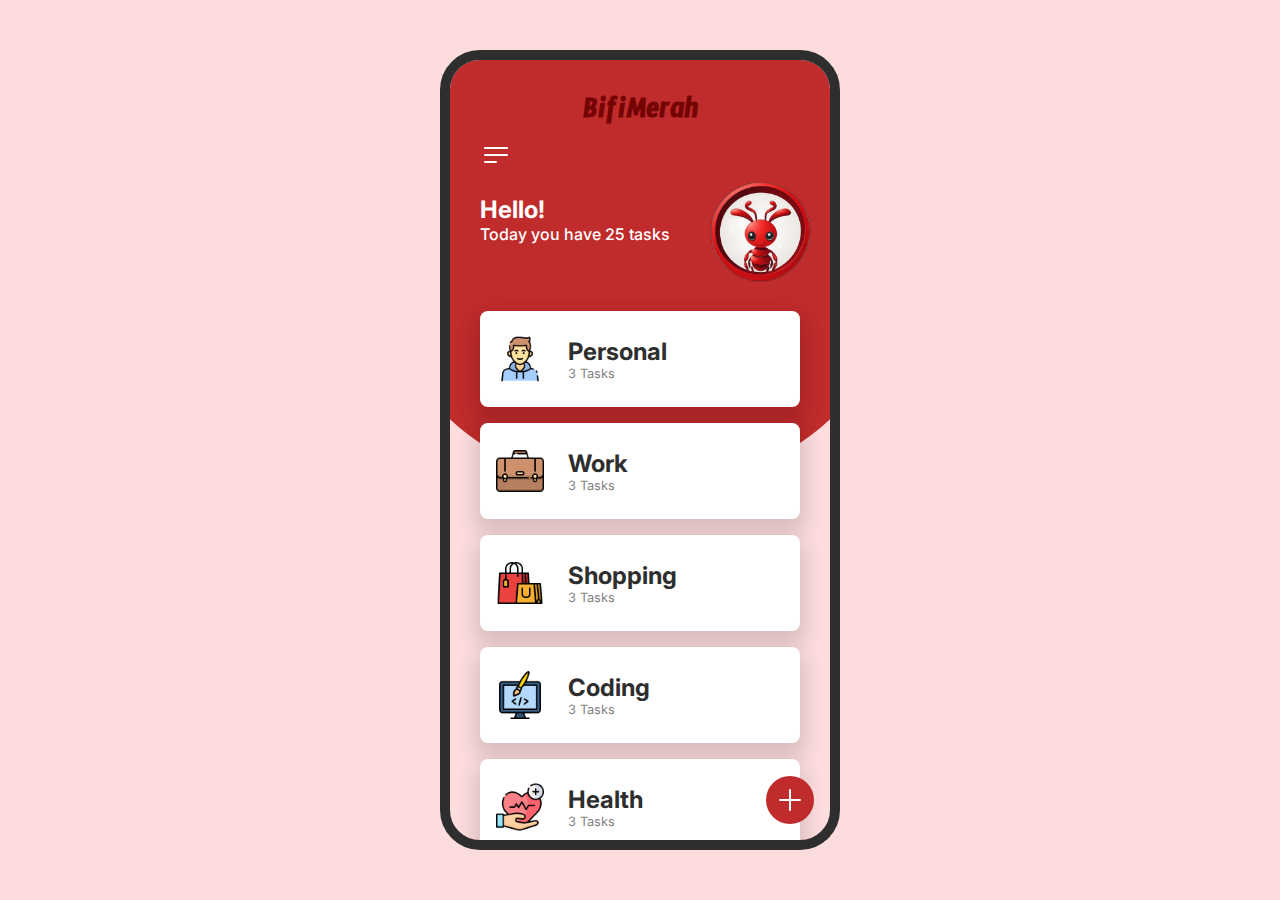
<file: index.html>
<!DOCTYPE html>
<html lang="en">
  <head>
    <meta charset="UTF-8" />
    <meta name="viewport" content="width=device-width, initial-scale=1.0" />
    <link rel="apple-touch-icon" sizes="180x180" href="apple-touch-icon.png" />
    <link rel="icon" type="image/png" sizes="32x32" href="images/bifimerah.png" />
    <link rel="icon" type="image/png" sizes="16x16" href="images/bifimerah.png" />
    <link rel="manifest" href="site.webmanifest" />
    <link rel="mask-icon" href="safari-pinned-tab.svg" color="#5bbad5" />
    <meta name="msapplication-TileColor" content="#2d89ef" />
    <meta name="theme-color" content="#ffffff" />
    <link rel="stylesheet" href="style.css" />
    <title>Javascript Todo-list App</title>
    <meta
      name="description"
      content="Manage your tasks effortlessly with our JavaScript Todos List App. Organize, prioritize, and track your to-dos seamlessly using this user-friendly web application."
    />
    <meta
      name="keywords"
      content="JavaScript Todos List App, Task Management, To-Do List Web App, Organize Tasks, Track To-Dos, Simple Task Manager, Productivity Tool, User-Friendly Interface, Web-based Task Organizer, JavaScript Task Tracker"
    />
    <link rel="preconnect" href="https://fonts.googleapis.com" />
    <link rel="preconnect" href="https://fonts.gstatic.com" crossorigin />
    <link
      href="https://fonts.googleapis.com/css2?family=Lexend+Peta:wght@200&family=Timmana&display=swap"
      rel="stylesheet"
    />
  </head>
  <body>
    <div class="wrapper">
      <div class="screen-backdrop"></div>
      <div class="home-screen screen">
        <div class="company-name">BifiMerah</div>
        <div class="head-wrapper">
          <a href="Login.html">
            <div class="menu-btn">
              <svg
                xmlns="http://www.w3.org/2000/svg"
                fill="none"
                viewBox="0 0 24 24"
                stroke-width="1.5"
                stroke="currentColor"
                class="w-6 h-6"
              >
                <path
                  stroke-linecap="round"
                  stroke-linejoin="round"
                  d="M3.75 6.75h16.5M3.75 12h16.5m-16.5 5.25H12"
                />
              </svg>
            </div>
          </a>
          <div class="welcome">
            <div class="content">
              <h1>Hello!</h1>
              <p>Today you have <span id="total-tasks">5</span> tasks</p>
            </div>
            <div class="img">
              <div class="backdrop"></div>
              <img src="images/bifimerah.png" alt="" />
            </div>
          </div>
        </div>
        <div class="categories-wrapper">
          <div class="categories">
            <div class="category">
              <div class="left">
                <img src="images/boy.png" alt="sun" />
                <div class="content">
                  <h1>Personal</h1>
                  <p>5 Tasks</p>
                </div>
              </div>
              <div class="options">
                <div class="toggle-btn">
                  <svg
                    xmlns="http://www.w3.org/2000/svg"
                    fill="none"
                    viewBox="0 0 24 24"
                    stroke-width="1.5"
                    stroke="currentColor"
                    class="w-6 h-6"
                  >
                    <path
                      stroke-linecap="round"
                      stroke-linejoin="round"
                      d="M12 6.75a.75.75 0 110-1.5.75.75 0 010 1.5zM12 12.75a.75.75 0 110-1.5.75.75 0 010 1.5zM12 18.75a.75.75 0 110-1.5.75.75 0 010 1.5z"
                    />
                  </svg>
                </div>
              </div>
            </div>
          </div>
        </div>
      </div>
      <div class="category-screen screen">
        <div class="company-namerpl">BifiMerah</div>
        <div class="head-wrapper">
          <div class="back-btn">
            <svg
              xmlns="http://www.w3.org/2000/svg"
              fill="none"
              viewBox="0 0 24 24"
              stroke-width="1.5"
              stroke="currentColor"
              class="w-6 h-6"
            >
              <path
                stroke-linecap="round"
                stroke-linejoin="round"
                d="M6.75 15.75L3 12m0 0l3.75-3.75M3 12h18"
              />
            </svg>
          </div>
        </div>
        <div class="category-details">
          <img src="images/boy.png" alt="" id="category-img" />
          <div class="details">
            <p id="num-tasks">8 tasks</p>
            <h1 id="category-title">Personal</h1>
          </div>
        </div>
        <div class="tasks-wrapper">
          <div class="tasks">
            <div class="task-wrapper">
              <label for="task" class="task">
                <input type="checkbox" name="task" id="task" />
                <span class="checkmark"
                  ><svg
                    xmlns="http://www.w3.org/2000/svg"
                    fill="none"
                    viewBox="0 0 24 24"
                    stroke-width="1.5"
                    stroke="currentColor"
                    class="w-6 h-6"
                  >
                    <path
                      stroke-linecap="round"
                      stroke-linejoin="round"
                      d="M4.5 12.75l6 6 9-13.5"
                    />
                  </svg>
                </span>
                <div class="task-details">
                  <p>Buy a new car lorem, id</p>
                  <p id="assign-to-input" class="assign-to-input"><span></span></span></p>
                  <p class="due-date"><span></span></span></p>
                </div>
              </label>
              <div class="delete">
                <svg
                  xmlns="http://www.w3.org/2000/svg"
                  fill="none"
                  viewBox="0 0 24 24"
                  stroke-width="1.5"
                  stroke="currentColor"
                  class="w-6 h-6"
                >
                  <path
                    stroke-linecap="round"
                    stroke-linejoin="round"
                    d="M14.74 9l-.346 9m-4.788 0L9.26 9m9.968-3.21c.342.052.682.107 1.022.166m-1.022-.165L18.16 19.673a2.25 2.25 0 01-2.244 2.077H8.084a2.25 2.25 0 01-2.244-2.077L4.772 5.79m14.456 0a48.108 48.108 0 00-3.478-.397m-12 .562c.34-.059.68-.114 1.022-.165m0 0a48.11 48.11 0 013.478-.397m7.5 0v-.916c0-1.18-.91-2.164-2.09-2.201a51.964 51.964 0 00-3.32 0c-1.18.037-2.09 1.022-2.09 2.201v.916m7.5 0a48.667 48.667 0 00-7.5 0"
                  />
                </svg>
              </div>
            </div>
          </div>
        </div>
      </div>
      <div class="add-task-btn">
        <svg
          xmlns="http://www.w3.org/2000/svg"
          fill="none"
          viewBox="0 0 24 24"
          stroke-width="1.5"
          stroke="currentColor"
          class="w-6 h-6"
        >
          <path
            stroke-linecap="round"
            stroke-linejoin="round"
            d="M12 4.5v15m7.5-7.5h-15"
          />
        </svg>
      </div>
      <div class="black-backdrop"></div>
      <div class="add-task">
        <div class="add-task-backdrop"></div>
        <h1 class="heading">Add Task</h1>
        <div class="input-group">
          <label for="task-input"> Task </label>
          <input type="text" id="task-input" required />
        </div>
        <div class="input-group">
          <label for="due-date-input"> Due Date </label>
          <input type="date" id="due-date-input" required />
        </div>
        <div class="input-group">
          <label for="assign-to-input"> Assign To </label>
          <select id="assign-to-select" required></select>
        </div>
        <div class="input-group">
          <label for="category-select"> Category </label>
          <select id="category-select"></select>
        </div>
        <div class="btns">
          <button class="cancel-btn">Cancel</button>
          <button class="add-btn">Add</button>
        </div>
      </div>
    </div>

    <script src="script.js"></script>
  </body>
</html>
</file>
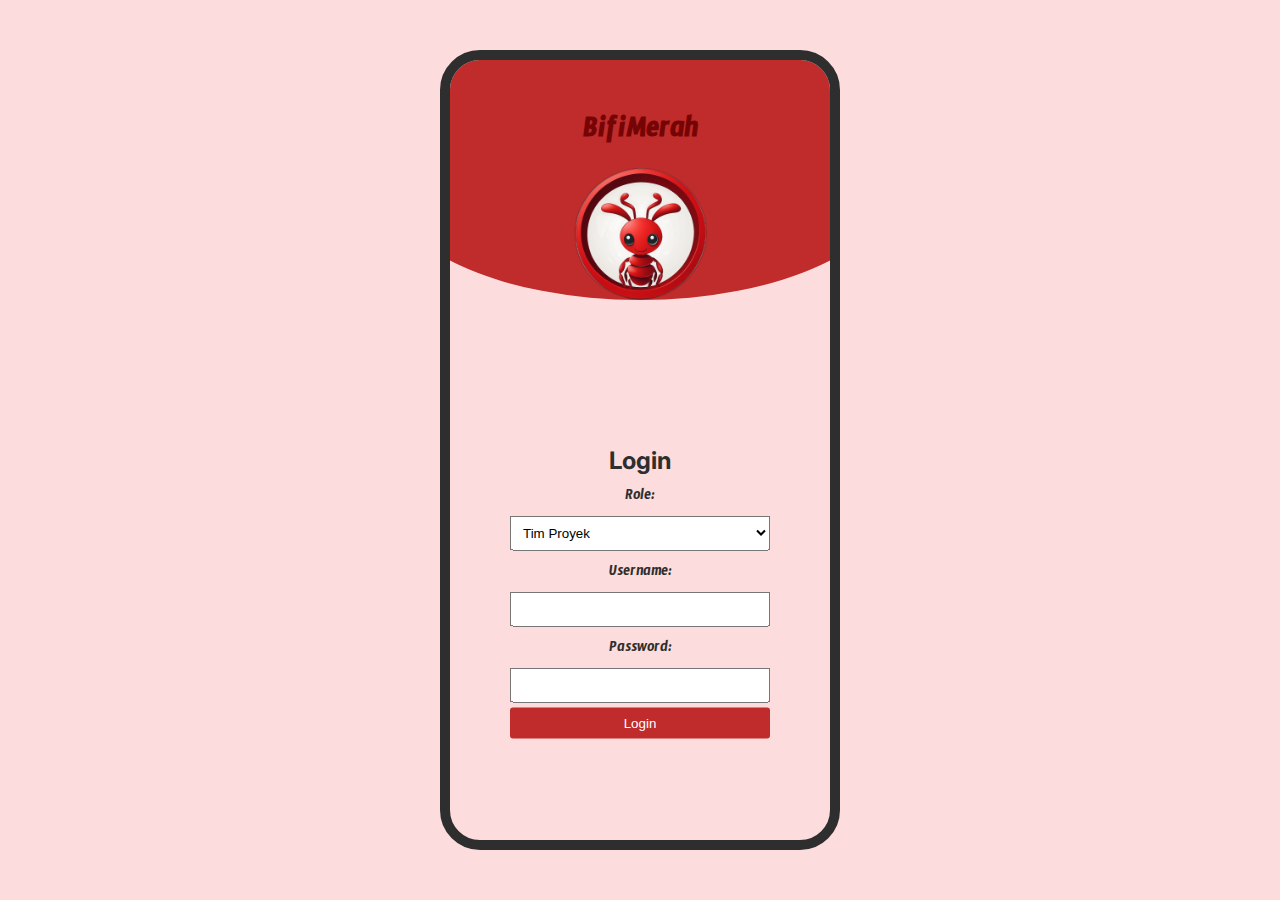
<file: Login.html>
<!DOCTYPE html>
<html lang="en">
  <head>
    <meta charset="UTF-8" />
    <meta name="viewport" content="width=device-width, initial-scale=1.0" />
    <link rel="stylesheet" href="stylelogin.css" />
    <link rel="icon" type="image/png" sizes="32x32" href="images/bifimerah.png" />
    <link rel="icon" type="image/png" sizes="16x16" href="images/bifimerah.png" />
    <title>Login Form</title>
    <link rel="preconnect" href="https://fonts.googleapis.com" />
    <link rel="preconnect" href="https://fonts.gstatic.com" crossorigin />
    <link
      href="https://fonts.googleapis.com/css2?family=Lexend+Peta:wght@200&family=Timmana&display=swap"
      rel="stylesheet"
    />
  </head>
  <body>
    <div class="wrapper">
      <div class="screen-backdrop"></div>
      <div class="home-screen screen">
        <div class="company-name">BifiMerah</div>
        <div class="img">
          <div class="backdrop"></div>
          <img src="images/bifimerah.png" alt="" />
        </div>
        <div class="head-wrapper">
            <div class="img">
              <div class="backdrop"></div>
                <div class="login-container">
                  <h2>Login</h2>
                  <form id="loginForm">
                    <label for="role">Role:</label>
                    <select id="role" name="role">
                      <option value="team">Tim Proyek</option>
                      <option value="manager">Manajer Proyek</option>
                      <option value="client">Klien</option>
                    </select>
                    <label for="username">Username:</label>
                    <input type="text" id="username" name="username" required />
                    <label for="password">Password:</label>
                    <input type="password" id="password" name="password" required />
                    <button type="button" onclick="login()">Login</button>
                  </form>
                </div>
            </div>
          </div>
        </div>
    
    <script src="scriptlogin.js"></script>
  </body>
</html>
</file>
<file: style.css>
@import url(https://fonts.googleapis.com/css?family=Inter:100,200,300,regular,500,600,700,800,900);

::-webkit-scrollbar {
  width: 0;
}

* {
  margin: 0;
  padding: 0;
  box-sizing: border-box;
}

body {
  min-height: 100vh;
  display: flex;
  align-items: center;
  justify-content: center;
  color: #2e2e2e;
  font-family: "Inter", sans-serif;
  background-color: #fcdcdc;
}

.wrapper {
  position: relative;
  height: 100vh;
  width: 100%;
  overflow: hidden;
  padding: 30px 0;
  display: flex;
}

@media (min-width: 768px) {
  .wrapper {
    height: 50rem;
    width: 25rem;
    border-radius: 40px;
    border: 10px solid #2e2e2e;
  }
}

.wrapper .screen {
  min-width: 100%;
  flex: 1;
  transition: all 0.3s;
}

.screen-backdrop {
  width: 135%;
  height: 26.9rem;
  position: absolute;
  top: 0;
  left: 50%;
  transform: translateX(-50%);
  border-radius: 0 0 50% 50%;
  background-color: #c02b2b;
  z-index: -1;
  transition: all 0.3s;
}

.wrapper.show-category .home-screen {
  transform: translateX(-100%);
}

.wrapper.show-category .category-screen {
  transform: translateX(-100%);
}

.wrapper.show-category .screen-backdrop {
  transform: translate(-50%, -60%);
}

.head-wrapper {
  padding: 0 30px;
}

.menu-btn {
  width: 2rem;
  cursor: pointer;
  color: #ffffff;
}

.welcome {
  display: flex;
  justify-content: space-between;
  margin-top: 20px;
  color: #ffffff;
}

.welcome h1 {
  font-size: 1.5rem;
}

.welcome p {
  font-weight: 500;
}

.welcome .img {
  position: relative;
  transform: scale(1.8);
}

.welcome .img img {
  width: 5rem;
}

.categories-wrapper {
  margin-top: 1rem;
  padding: 0 30px;
  height: calc(100% - 8rem);
  padding-bottom: 20px;
  overflow: auto;
}

.categories {
  padding-top: 1rem;
  display: flex;
  flex-direction: column;
  gap: 1rem;
}

.category {
  background: #fff;
  border-radius: 0.5rem;
  padding: 1.5rem 1rem;
  cursor: pointer;
  display: flex;
  justify-content: space-between;
  box-shadow: 0 10px 20px 5px #00000023;
  transition: all 0.3s;
}

.category:hover {
  transform: translateY(-5px);
  box-shadow: 0 10px 20px 5px #00000040;
}

.category .left {
  display: flex;
  gap: 1.5rem;
  align-items: center;
}

.category .left img {
  width: 3rem;
}

.category .content h1 {
  font-size: 1.5rem;
}

.category .content p {
  color: #2e2e2e;
  font-size: 0.8rem;
  opacity: 0.6;
}

.category .options {
  opacity: 0;
  visibility: hidden;
  transition: all 0.3s;
}

.category:hover .options {
  opacity: 1;
  visibility: visible;
}

/* Category Screen */
.category-screen .head-wrapper {
  display: flex;
  justify-content: space-between;
  align-items: center;
}

.category-screen .head-wrapper svg {
  width: 2rem;
  cursor: pointer;
  color: #fff;
}

.category-details {
  padding: 0 30px;
  margin-top: 7rem;
  display: flex;
  align-items: center;
  gap: 1rem;
}

.category-details img {
  width: 4rem;
}

.category-details .details p {
  opacity: 0.6;
}

/* tasks */
.tasks-wrapper {
  padding: 0 30px;
  margin-top: 1rem;
  height: calc(100% - 15rem);
  padding-bottom: 20px;
  overflow: auto;
}

.tasks {
  padding-top: 1rem;
  display: flex;
  flex-direction: column;
  gap: 1rem;
}

.task-wrapper {
  display: flex;
  justify-content: space-between;
  align-items: center;
}

.task {
  display: flex;
  gap: 0.5rem;
  align-items: center;
  font-size: 0.8rem;
  font-weight: 500;
  width: max-content;
  cursor: pointer;
}

.task-details {
  font-size: 14px;
  color: #888;
  margin-top: 0.5rem;
  font-family: "Inter", sans-serif;
}

.task input {
  display: none;
}

.task .checkmark {
  width: 1rem;
  height: 1rem;
  border-radius: 2px;
  border: 1px solid #2e2e2e;
  display: flex;
  justify-content: center;
  align-items: center;
}

.task .checkmark svg {
  width: 1rem;
  color: #2e2e2e;
  opacity: 0;
  transition: all 0.3s;
}

.task:hover .checkmark svg {
  opacity: 1;
}

.task .checkmark svg path {
  stroke-width: 3;
}

.task input:checked ~ .checkmark {
  background-color: #2e2e2e;
}

.task input:checked ~ .checkmark svg {
  opacity: 1;
  color: #fff;
}

.task input:checked ~ p {
  text-decoration: line-through;
  opacity: 0.6;
}

.task-wrapper {
  display: flex;
  /* flex-direction: column; */
  align-items: flex-start;
}

.task-details {
  display: flex;
  flex-direction: column;
}

.task-wrapper .delete {
  min-width: 2rem;
  height: 2rem;
  padding: 0.5rem;
  border-radius: 50%;
  color: #2e2e2e;
  cursor: pointer;
  background-color: rgba(0, 0, 0, 0.031);
  opacity: 0;
  visibility: hidden;
  transition: all 0.3s;
}

.task-wrapper:hover .delete {
  opacity: 1;
  visibility: visible;
}

.task-wrapper .delete:hover {
  color: red;
  background-color: rgba(0, 0, 0, 0.1);
}

.no-tasks {
  margin-top: 5rem;
  text-align: center;
  font-size: 1.5rem;
  opacity: 0.6;
}

/* Add Task */
.add-task-btn {
  position: absolute;
  bottom: 1rem;
  right: 1rem;
  width: 3rem;
  height: 3rem;
  border-radius: 50%;
  cursor: pointer;
  display: flex;
  align-items: center;
  justify-content: center;
  background-color: #c02b2b;
  transition: all 0.3s;
}

.add-task-btn:hover {
  transform: scale(1.1);
}

.add-task-btn.active {
  z-index: 1;
  bottom: 20rem;
  transform: rotate(45deg);
}

.add-task-btn svg {
  width: 2rem;
  color: #fff;
}

.add-task {
  position: absolute;
  bottom: -100%;
  left: 0;
  width: 100%;
  padding: 20px 30px;
  transition: all 0.3s;
}

.add-task.active {
  bottom: 0;
}

.add-task .heading {
  font-size: 1.5rem;
  margin-bottom: 6rem;
  color: #000000;
}

.input-group {
  position: relative;
  margin-bottom: 20px;
}

.input-group input,
.input-group label {
  display: block;
  width: 100%;
}

.input-group input,
.input-group select {
  width: 100%;
  border: 1px solid #ccc;
  border-radius: 5px;
  padding: 10px;
  font-size: 16px;
}

.input-group label {
  width: max-content;
  padding: 0 5px;
  margin-top: 5px;
  font-size: 14px;
  color: #666;
  margin-bottom: 5px;
}

.btns {
  display: flex;
  gap: 1rem;
  justify-content: flex-end;
  align-items: center;
}

.btns button {
  padding: 10px 20px;
  border-radius: 5px;
  border: none;
  cursor: pointer;
  font-size: 14px;
  font-weight: 600;
  transition: all 0.3s;
  z-index: 1;
}

button.add-btn {
  background-color: #c02b2b;
  color: #fff;
}

.add-task-backdrop {
  position: absolute;
  bottom: 0;
  left: 50%;
  transform: translateX(-50%);
  width: 135%;
  height: 30rem;
  border-radius: 50% 50% 0 0;
  background-color: #fff;
}

.black-backdrop {
  position: absolute;
  top: 0;
  left: 0;
  width: 100%;
  height: 100%;
  backdrop-filter: blur(5px);
  background-color: #00000023;
  opacity: 0;
  visibility: hidden;
  transition: all 0.3s;
}

.black-backdrop.active {
  opacity: 1;
  visibility: visible;
}

.company-name {
  text-align: center;
  padding: 0.1px;
  font-size: 30px;
  font-weight: bold;
  color: #750505;
  font-family: "Timmana", sans-serif;
}

.company-namerpl {
  display: grid;
  place-items: center;
  text-align: center;
  padding: 0.1px;
  font-size: 30px;
  font-weight: bold;
  color: #750505;
  font-family: "Timmana", sans-serif;
}
</file>
<file: stylelogin.css>
@import url(https://fonts.googleapis.com/css?family=Inter:100,200,300,regular,500,600,700,800,900);

::-webkit-scrollbar {
  width: 0;
}

* {
  margin: 0;
  padding: 0;
  box-sizing: border-box;
}

body {
  min-height: 100vh;
  display: flex;
  align-items: center;
  justify-content: center;
  color: #2e2e2e;
  font-family: "Inter", sans-serif;
  background-color: #fcdcdc;
}

.wrapper {
  position: relative;
  height: 100vh;
  width: 100%;
  overflow: hidden;
  padding: 30px 0;
  display: flex;
}

@media (min-width: 768px) {
  .wrapper {
    height: 50rem;
    width: 25rem;
    border-radius: 40px;
    border: 10px solid #2e2e2e;
  }
}

.wrapper .screen {
  min-width: 100%;
  flex: 1;
  transition: all 0.3s;
}

.screen-backdrop {
  width: 135%;
  height: 15rem;
  position: absolute;
  top: 0;
  left: 50%;
  transform: translateX(-50%);
  border-radius: 0 0 50% 50%;
  background-color: #c02b2b;
  z-index: -1;
}

.head-wrapper {
  display: flex;
  justify-content: center;
  align-items: center;
  height: 100vh; /* Sesuaikan tinggi sesuai kebutuhan */
}

.company-name {
  text-align: center;
  padding: 0.1px;
  font-size: 30px;
  font-weight: bold;
  color: #750505;
  font-family: "Timmana", sans-serif;
  margin-top: 5%;
}

.login-container {
  width: 300px;
  padding: 20px;
  border-radius: 5px;
  text-align: center;
  position: absolute;
  top: 50%;
  left: 50%;
  transform: translate(-50%, -50%);
  margin-top: 5rem;
}

label {
  display: block;
  margin-top: 10px;
  font-family: "Timmana", sans-serif;
}

input,
select,
button {
  width: 100%;
  padding: 8px;
  margin-top: 5px;
}

button {
  background-color: #c02b2b;
  color: white;
  border: none;
  border-radius: 3px;
  cursor: pointer;
}

.img {
  position: relative;
  height: 10%;
  margin-top: -7rem;
}

.img img {
  width: 100%;
  height: auto;
  transform: scale(0.5);
}
</file>
